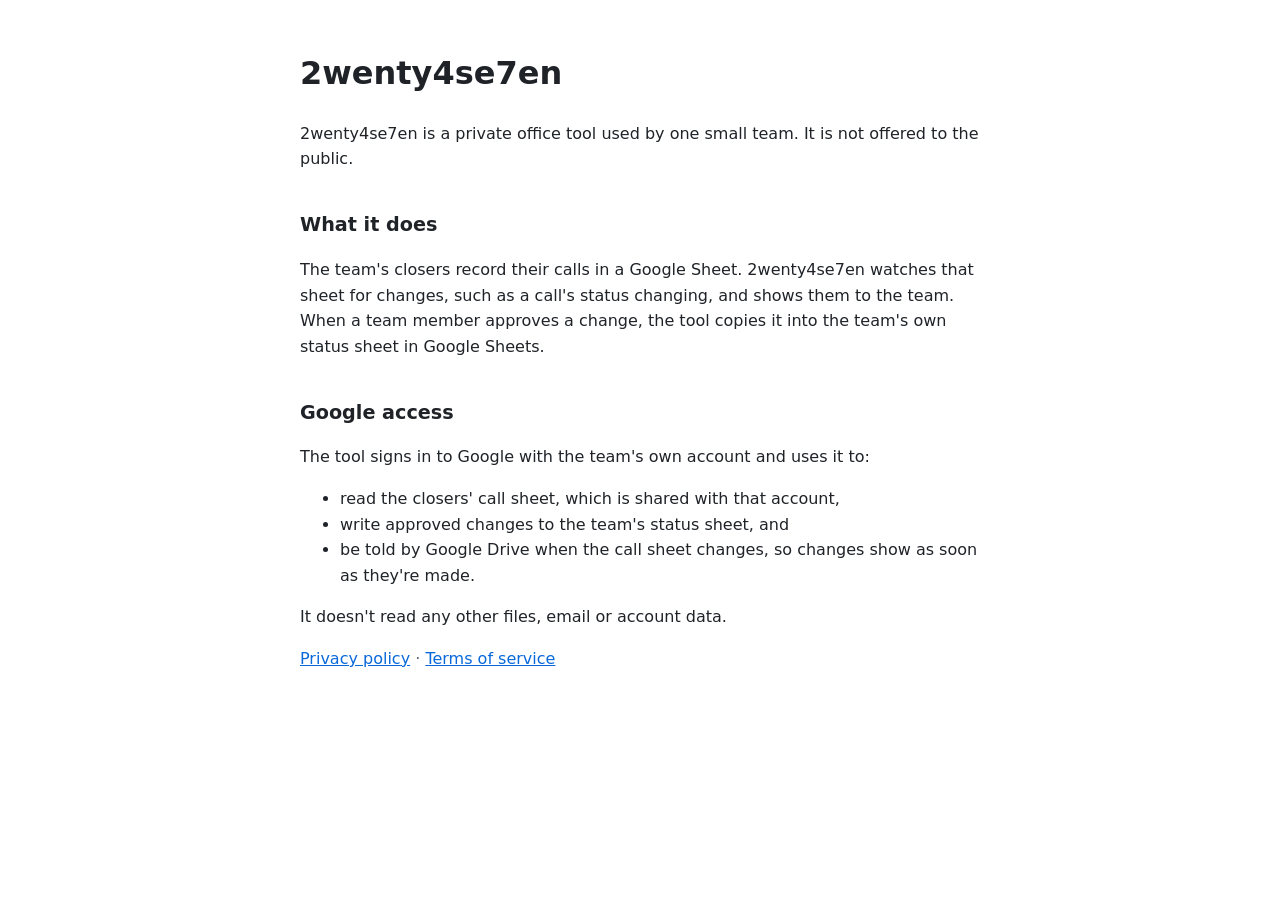
<file: index.html>
<!doctype html>
<html lang="en">
<head>
  <meta charset="utf-8">
  <meta name="viewport" content="width=device-width, initial-scale=1">
  <title>2wenty4se7en</title>
  <link rel="stylesheet" href="style.css">
</head>
<body>
  <main>
    <h1>2wenty4se7en</h1>
    <p>2wenty4se7en is a private office tool used by one small team. It is not offered to the public.</p>

    <h2>What it does</h2>
    <p>The team's closers record their calls in a Google Sheet. 2wenty4se7en watches that sheet for changes, such as a call's status changing, and shows them to the team. When a team member approves a change, the tool copies it into the team's own status sheet in Google Sheets.</p>

    <h2>Google access</h2>
    <p>The tool signs in to Google with the team's own account and uses it to:</p>
    <ul>
      <li>read the closers' call sheet, which is shared with that account,</li>
      <li>write approved changes to the team's status sheet, and</li>
      <li>be told by Google Drive when the call sheet changes, so changes show as soon as they're made.</li>
    </ul>
    <p>It doesn't read any other files, email or account data.</p>

    <p class="links">
      <a href="privacy.html">Privacy policy</a> ·
      <a href="terms.html">Terms of service</a>
    </p>
  </main>
</body>
</html>
</file>
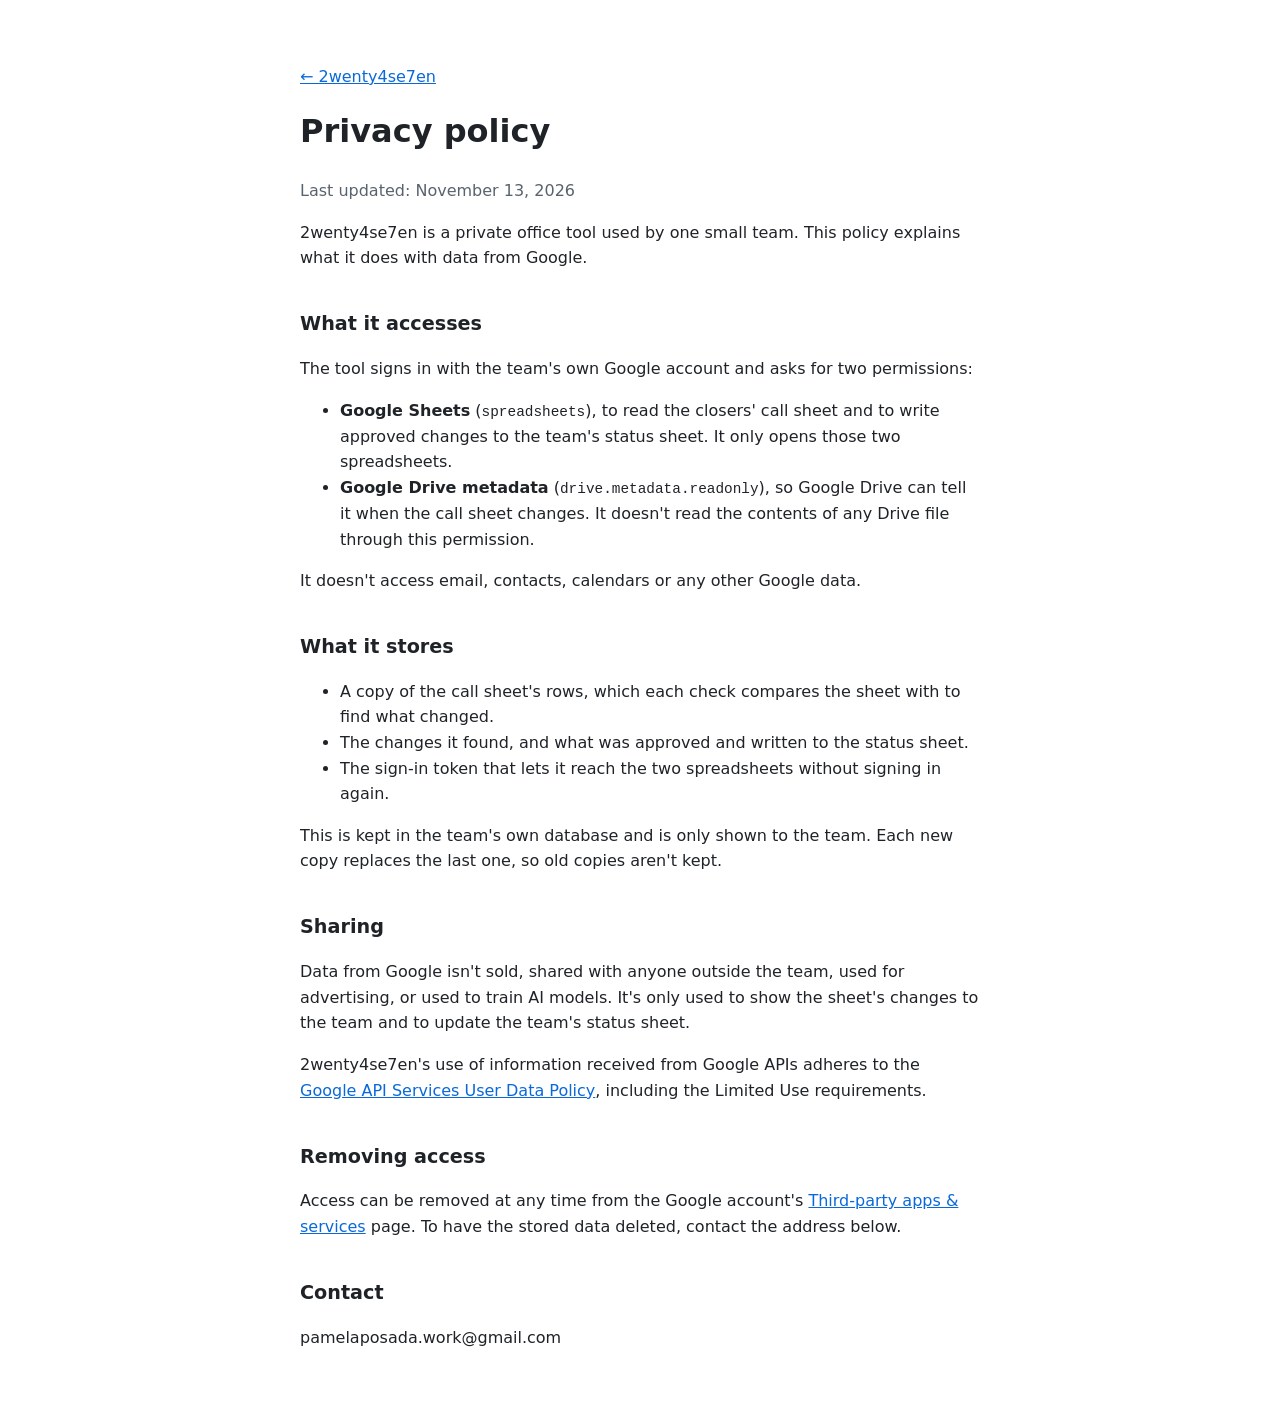
<file: privacy.html>
<!doctype html>
<html lang="en">
<head>
  <meta charset="utf-8">
  <meta name="viewport" content="width=device-width, initial-scale=1">
  <title>Privacy policy · 2wenty4se7en</title>
  <link rel="stylesheet" href="style.css">
</head>
<body>
  <main>
    <p><a href="index.html">← 2wenty4se7en</a></p>
    <h1>Privacy policy</h1>
    <p class="updated">Last updated: November 13, 2026</p>

    <p>2wenty4se7en is a private office tool used by one small team. This policy explains what it does with data from Google.</p>

    <h2>What it accesses</h2>
    <p>The tool signs in with the team's own Google account and asks for two permissions:</p>
    <ul>
      <li><strong>Google Sheets</strong> (<code>spreadsheets</code>), to read the closers' call sheet and to write approved changes to the team's status sheet. It only opens those two spreadsheets.</li>
      <li><strong>Google Drive metadata</strong> (<code>drive.metadata.readonly</code>), so Google Drive can tell it when the call sheet changes. It doesn't read the contents of any Drive file through this permission.</li>
    </ul>
    <p>It doesn't access email, contacts, calendars or any other Google data.</p>

    <h2>What it stores</h2>
    <ul>
      <li>A copy of the call sheet's rows, which each check compares the sheet with to find what changed.</li>
      <li>The changes it found, and what was approved and written to the status sheet.</li>
      <li>The sign-in token that lets it reach the two spreadsheets without signing in again.</li>
    </ul>
    <p>This is kept in the team's own database and is only shown to the team. Each new copy replaces the last one, so old copies aren't kept.</p>

    <h2>Sharing</h2>
    <p>Data from Google isn't sold, shared with anyone outside the team, used for advertising, or used to train AI models. It's only used to show the sheet's changes to the team and to update the team's status sheet.</p>
    <p>2wenty4se7en's use of information received from Google APIs adheres to the <a href="https://developers.google.com/terms/api-services-user-data-policy">Google API Services User Data Policy</a>, including the Limited Use requirements.</p>

    <h2>Removing access</h2>
    <p>Access can be removed at any time from the Google account's <a href="https://myaccount.google.com/permissions">Third-party apps &amp; services</a> page. To have the stored data deleted, contact the address below.</p>

    <h2>Contact</h2>
    <p>pamelaposada.work@gmail.com</p>
  </main>
</body>
</html>
</file>
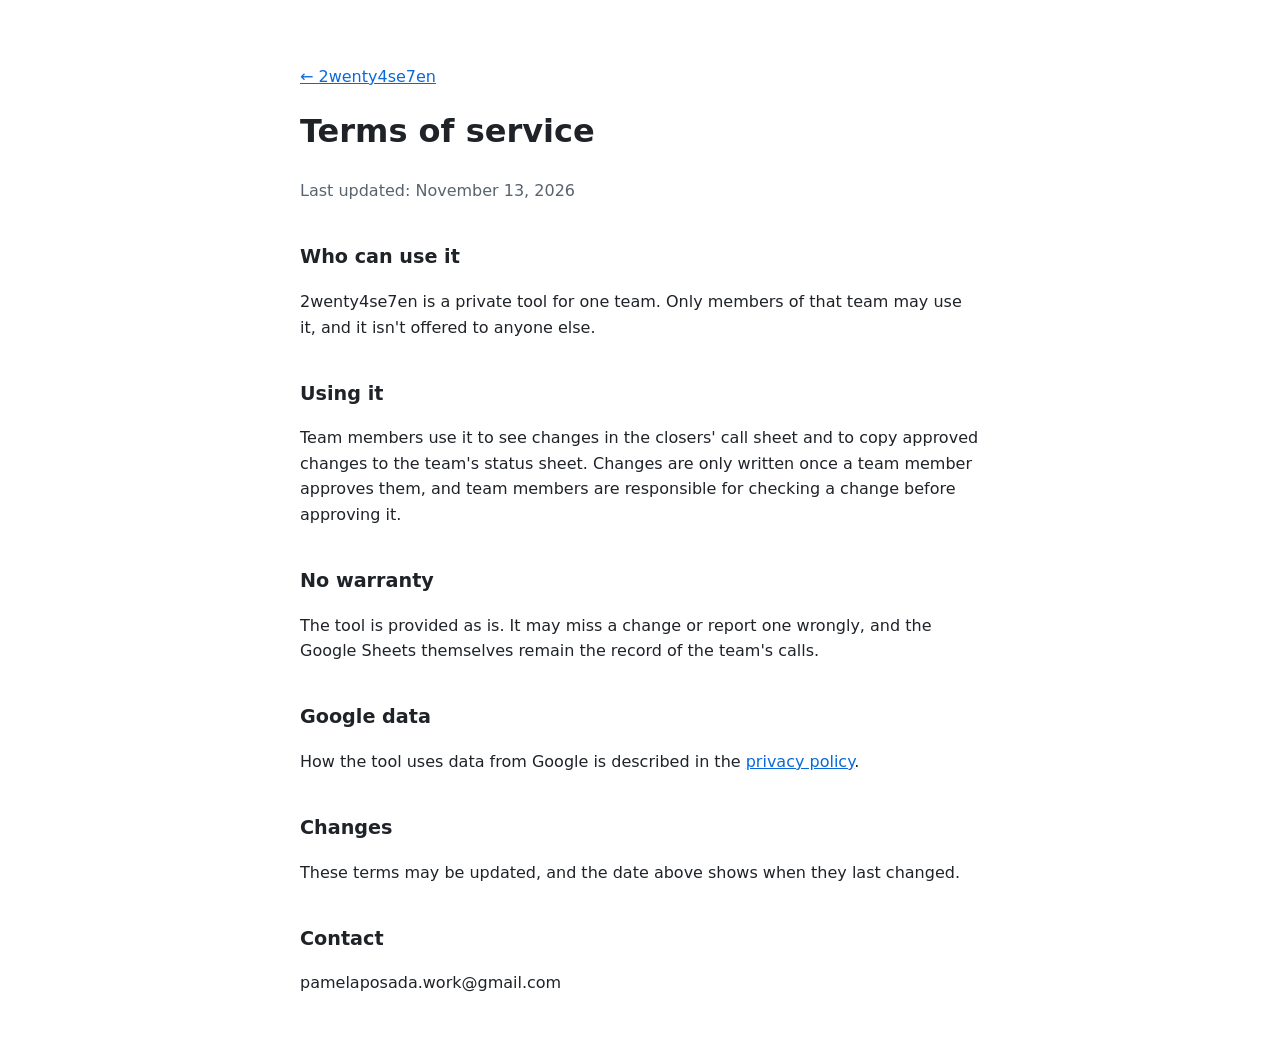
<file: terms.html>
<!doctype html>
<html lang="en">
<head>
  <meta charset="utf-8">
  <meta name="viewport" content="width=device-width, initial-scale=1">
  <title>Terms of service · 2wenty4se7en</title>
  <link rel="stylesheet" href="style.css">
</head>
<body>
  <main>
    <p><a href="index.html">← 2wenty4se7en</a></p>
    <h1>Terms of service</h1>
    <p class="updated">Last updated: November 13, 2026</p>

    <h2>Who can use it</h2>
    <p>2wenty4se7en is a private tool for one team. Only members of that team may use it, and it isn't offered to anyone else.</p>

    <h2>Using it</h2>
    <p>Team members use it to see changes in the closers' call sheet and to copy approved changes to the team's status sheet. Changes are only written once a team member approves them, and team members are responsible for checking a change before approving it.</p>

    <h2>No warranty</h2>
    <p>The tool is provided as is. It may miss a change or report one wrongly, and the Google Sheets themselves remain the record of the team's calls.</p>

    <h2>Google data</h2>
    <p>How the tool uses data from Google is described in the <a href="privacy.html">privacy policy</a>.</p>

    <h2>Changes</h2>
    <p>These terms may be updated, and the date above shows when they last changed.</p>

    <h2>Contact</h2>
    <p>pamelaposada.work@gmail.com</p>
  </main>
</body>
</html>
</file>
<file: style.css>
:root {
  --bg: #ffffff;
  --text: #1f2328;
  --muted: #59636e;
  --link: #0969da;
}

@media (prefers-color-scheme: dark) {
  :root {
    --bg: #0d1117;
    --text: #e6edf3;
    --muted: #9198a1;
    --link: #4493f8;
  }
}

body {
  margin: 0;
  background: var(--bg);
  color: var(--text);
  font: 16px/1.6 system-ui, -apple-system, "Segoe UI", Roboto, sans-serif;
}

main {
  max-width: 680px;
  margin: 0 auto;
  padding: 48px 16px;
}

h1 {
  margin-top: 0;
}

h2 {
  margin-top: 2em;
  font-size: 1.2em;
}

a {
  color: var(--link);
}

code {
  font-size: 0.9em;
}

.updated,
.links {
  color: var(--muted);
}
</file>
